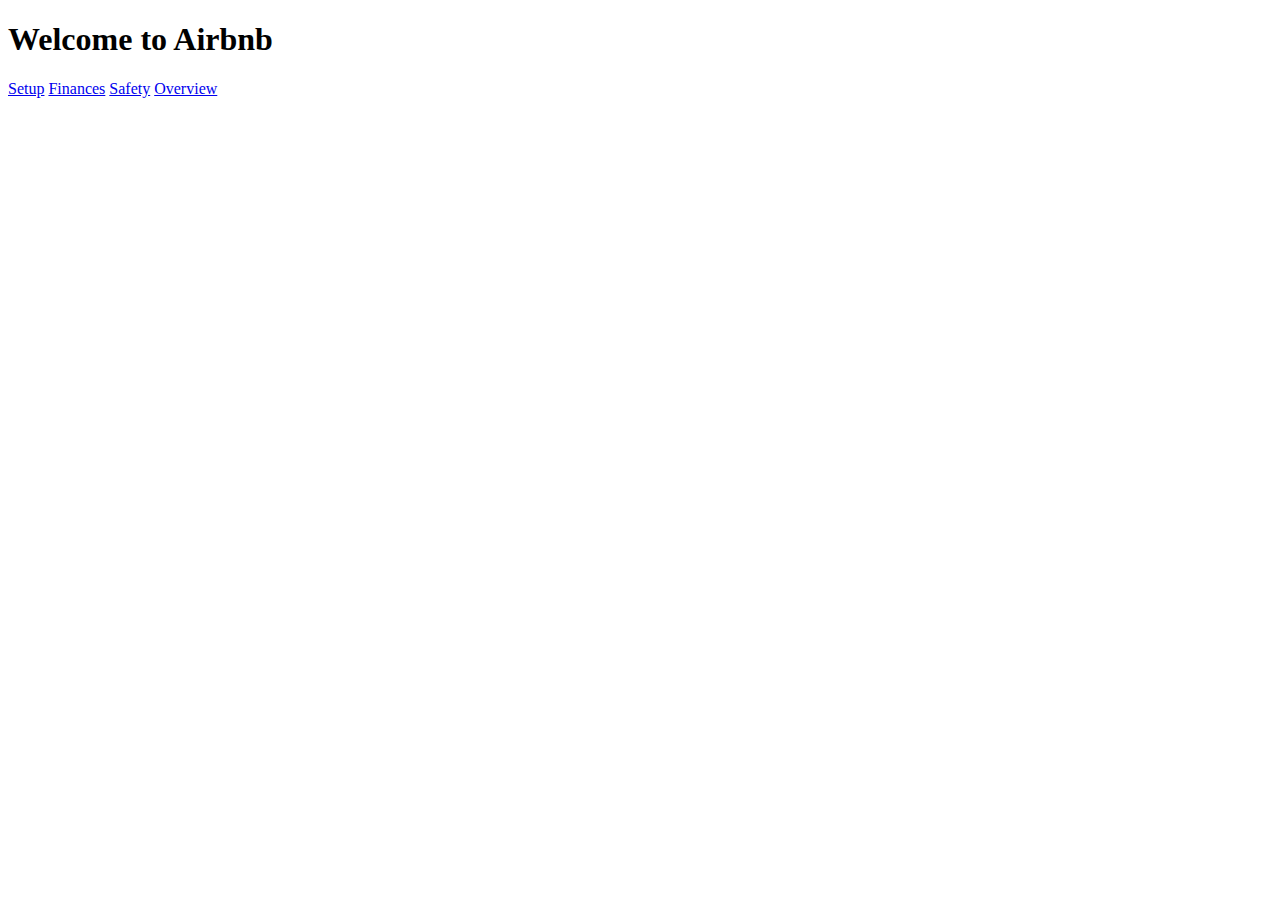
<file: index.html>
<!DOCTYPE html>
<html lang="en">
<head>
    <meta charset="UTF-8">
    <meta name="viewport" content="width=device-width, initial-scale=1.0">
    <meta http-equiv="X-UA-Compatible" content="ie=edge">
    <title>Home</title>
</head>
<body>
    <h1>Welcome to Airbnb</h1>
    <a href="setup-page/setup.html">Setup</a>
    <a href="finances/finances.html">Finances</a>
    <a href="safety/safety.html">Safety</a>
    <a href="overview/overview.html">Overview</a>

</body>
</html>
</file>
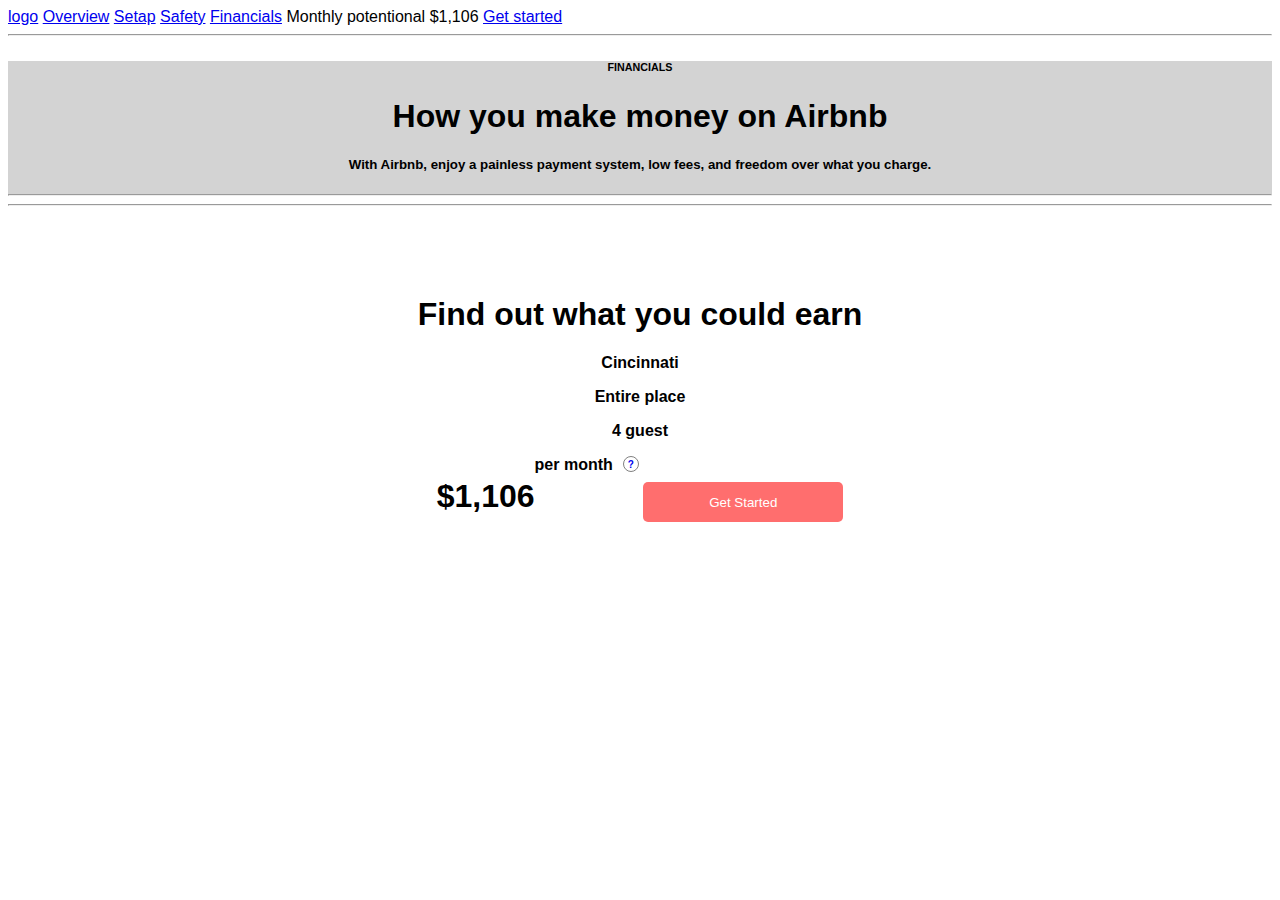
<file: finances/finances.html>
<!DOCTYPE html>
<html lang="en">
<head>
    <meta charset="UTF-8">
    <link rel="stylesheet" href="finances.css">
    <meta name="viewport" content="width=device-width, initial-scale=1.0">
    <meta http-equiv="X-UA-Compatible" content="ie=edge">
    <title>Finagitnces</title>
</head>
<body>
    <header>
        <a class="active" href="#home">logo</a>
        <a href="#news">Overview</a>
        <a href="#contact">Setap</a>
        <a href="#about">Safety</a>
        <a href="#about">Financials</a>
        <a>Monthly potentional</a>
          <a>$1,106</a>
          <a href="#">Get started</a>
        </header><hr>
        <section class="section1">
          <h6>FINANCIALS</h6>
          <h1><b>How you make money on Airbnb</h1>
            <h5>With Airbnb, enjoy a painless payment system, low fees, and freedom over what you charge.</h5><hr>
          </section><hr>
        <section class="section2">
          <h1>Find out what you could earn</h1>
          <p>Cincinnati</p>
          <p>Entire place</p>
          <p>4 guest</p>
          <span class="per"><h1>$1,106</h1>
            <span>per month</span><a class="info"href="#">?</a></span>
          <button type="button">Get Started</button>
        </section>
        <section></section>
        <section></section>
        <section></section>
        <section></section>
        <section></section>
        <section></section>
        <footer></footer>
</body>
</html>
</file>
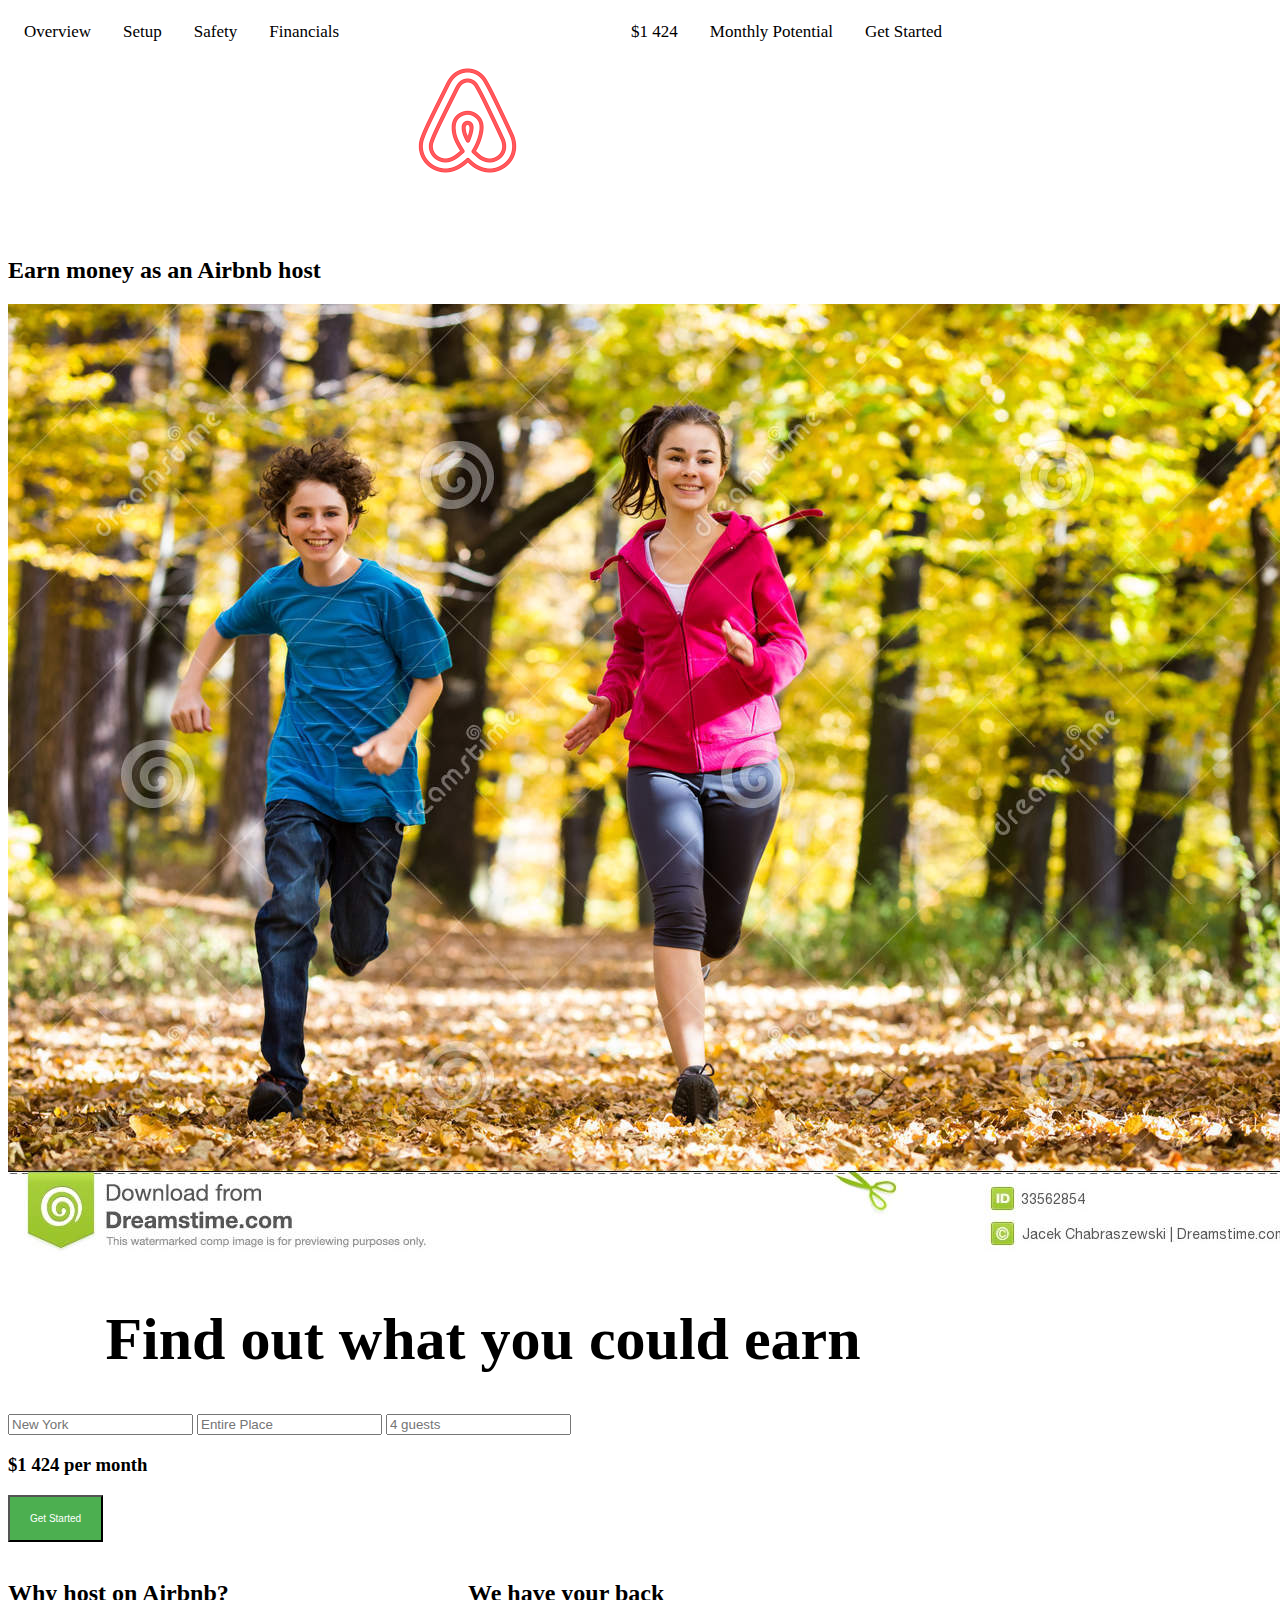
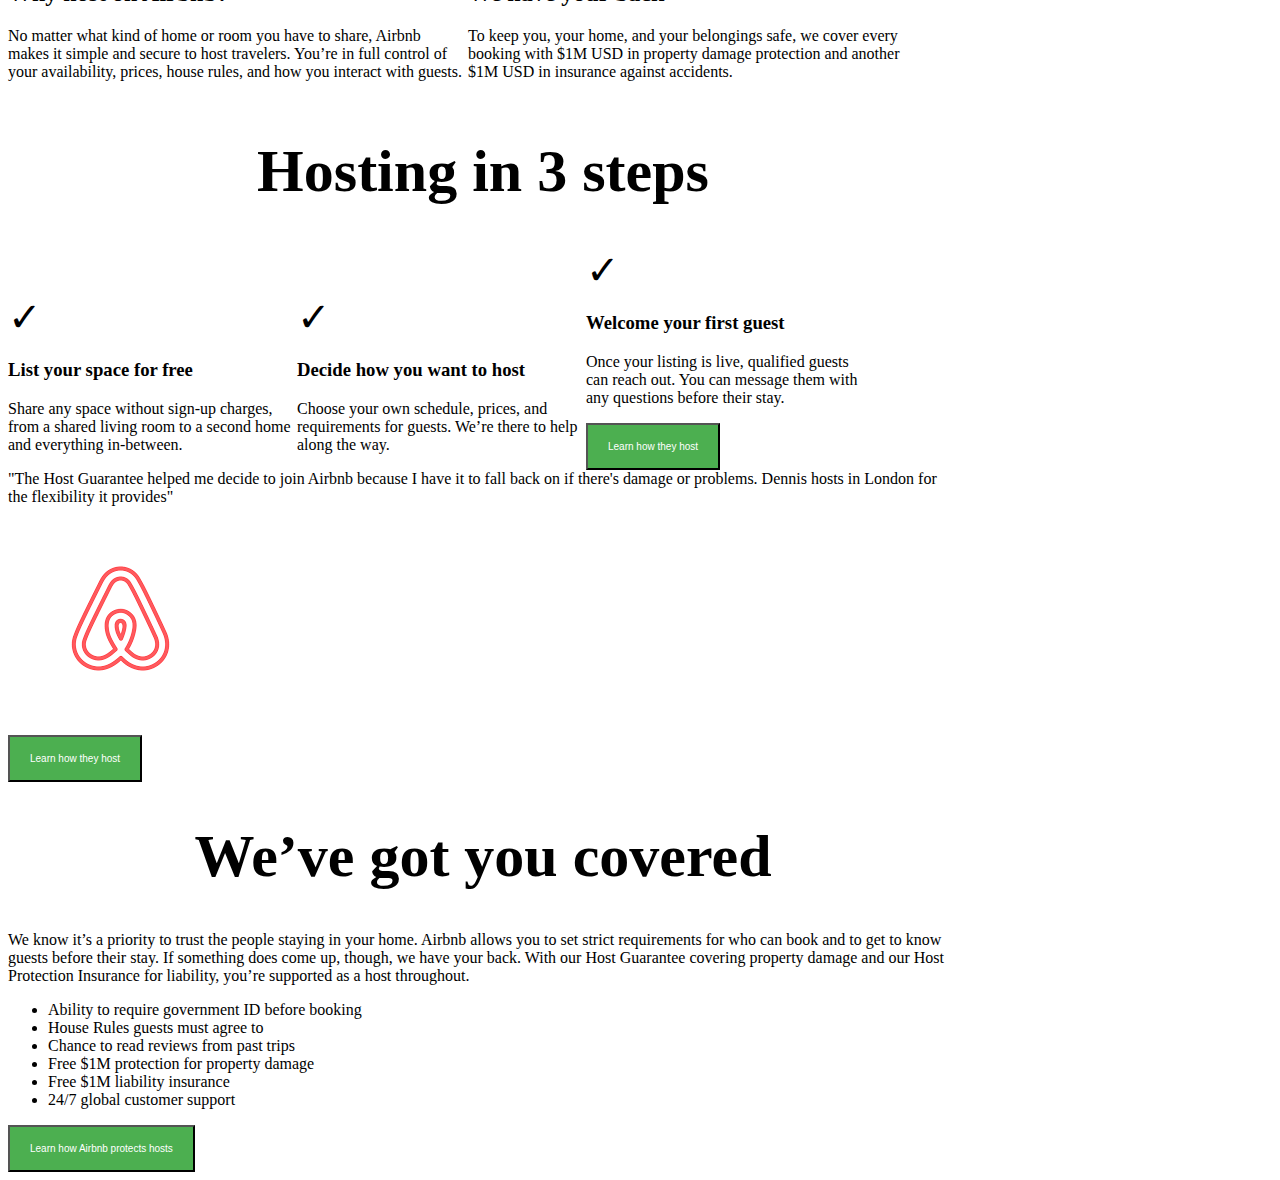
<file: overview/overview.html>
<!DOCTYPE html>
<html lang="en">
<head>
    <link rel = "stylesheet"
   type = "text/css"
   href = "overview.css" />
    <title>Overview</title>
</head>
<body>
    
  <!--Header starts    -->
  <header>
    <div class="topnav">
      <img src="../images/logo.png" alt="logo">
     <a href="#">Overview</a>
      <a href="#">Setup</a>
      <a href="#">Safety</a>
      <a href="#">Financials</a>
      <div class="topnav-right">
        <a>$1 424</a>
        <a href="#Monthly Potential"> Monthly Potential</a>
        <a href="#Get Started">Get Started</a>
      </div>
    </div>
  </header>
  <!--Header ends      -->
  <!--Section 1 starts     -->
  <section class=section1>
    <h2>Earn money as an Airbnb host</h2>
    <div class="column1"
        form action="/action_page.php" class="container">
        <img src="../images/background1.jpg" ald="back">

        <h1>Find out what you could earn</h1>
        <label for="search"><b></b></label>
        <input type="text" placeholder="New York" name="search" required>

        <label for="text"><b> </b></label>
        <input type="text" placeholder="Entire Place" name="search place" required>
        <label for="number"><b> </b></label>
        <input type="text" placeholder="4 guests" name="guest" required>
        <h3> $1 424 per month
        <h3>
            <button type="Get Started" class="btn">Get Started</button>
      </form>
    </div>
  </section>
  <!--Section 1 end    -->
      
  <!-- Section 2 starts   -->
  <section>
    <div class="column">
      <h2>Why host on Airbnb?</h2>

      <p>No matter what kind of home or room you have to share, Airbnb makes it simple and secure to host travelers. You’re in full control of your availability, prices, house rules, and how you interact with guests.
      </p>
    </div>
    <div class="column">
      <h2>We have your back</h2>
      <p>To keep you, your home, and your belongings safe, we cover every booking with $1M USD in property damage protection and another $1M USD in insurance against accidents.
      </p>
    </div>
  </section>
  <!--section 2 ends    -->
  <!-- section 3 starts   -->
  <section>
    <h1>Hosting in 3 steps</h1>
    <div class="row">
      <div class="column3">
          <span class="check-mark">&#10003;</span>
          <h3> List your space for free </h3>
          <p>Share any space without sign-up charges, from a shared living room to a second home and everything in-between.
          </p>
      </div>
      <div class="column3">
          <span class="check-mark">&#10003;</span>
          <h3> Decide how you want to host</h3>
          <p>Choose your own schedule, prices, and requirements for guests. We’re there to help along the way.
          </p>
      </div>
      <div class="column3">
          <span class="check-mark">&#10003;</span>
          <h3>Welcome your first guest </h3>
          <p>Once your listing is live, qualified guests can reach out. You can message them with any questions before their stay.
          </p>
          <button type="button" class="btn">Learn how they host</button>
      </div>
    </div>
    <!--row starts-->
    <div class="row">
      <div class="column-2">
        "The Host Guarantee helped me decide to join Airbnb because I have it to fall back on if there's damage or problems. Dennis hosts in London for the flexibility it provides"
      </div>

      <div class="column-2">
        <img src="../images/logo.png" alt="logo">
      </div>
    </div>
    <!--row starts-->
        
      </section>
  <!-- Section 3 ends    -->
      
 
    <button type="button" class="btn">Learn how they host</button>
  <div class="section4">
    <h1>We’ve got you covered</h1>
    <p>We know it’s a priority to trust the people staying in your home. Airbnb allows you to set strict requirements for who can book and to get to know guests before their stay. If something does come up, though, we have your back. With our Host Guarantee
      covering property damage and our Host Protection Insurance for liability, you’re supported as a host throughout.
    </p>
  </div>

  <div class="section4">
      <ul>
        <li>Ability to require government ID before booking </li>
        <li>House Rules guests must agree to
        </li>
        <li>Chance to read reviews from past trips
        </li>
        <li>Free $1M protection for property damage
        </li>
        <li>Free $1M liability insurance
        </li>
        <li>24/7 global customer support
        </li>
    </ul>
    <button type="Learn how Airbng protects hosts" class="btn">Learn how Airbnb                     protects hosts</button>
  </div>


</body>
</html>
</file>
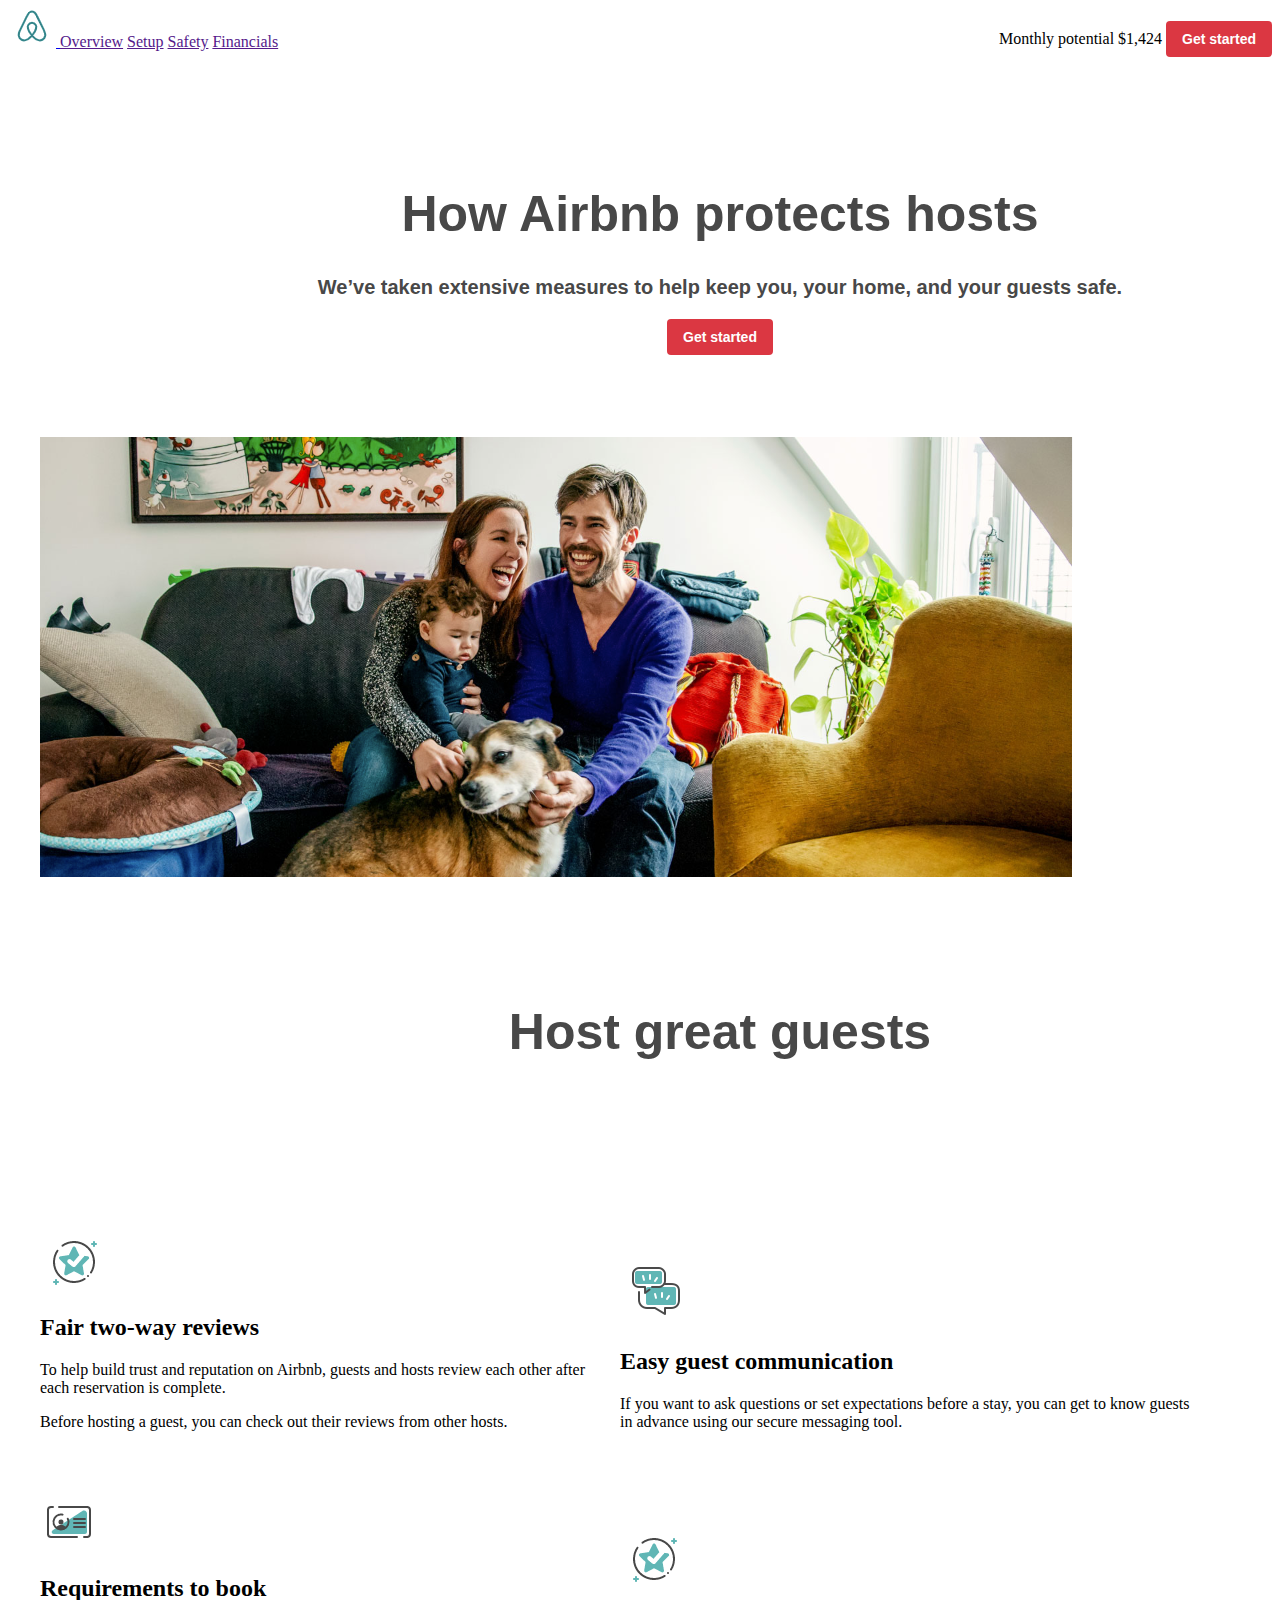
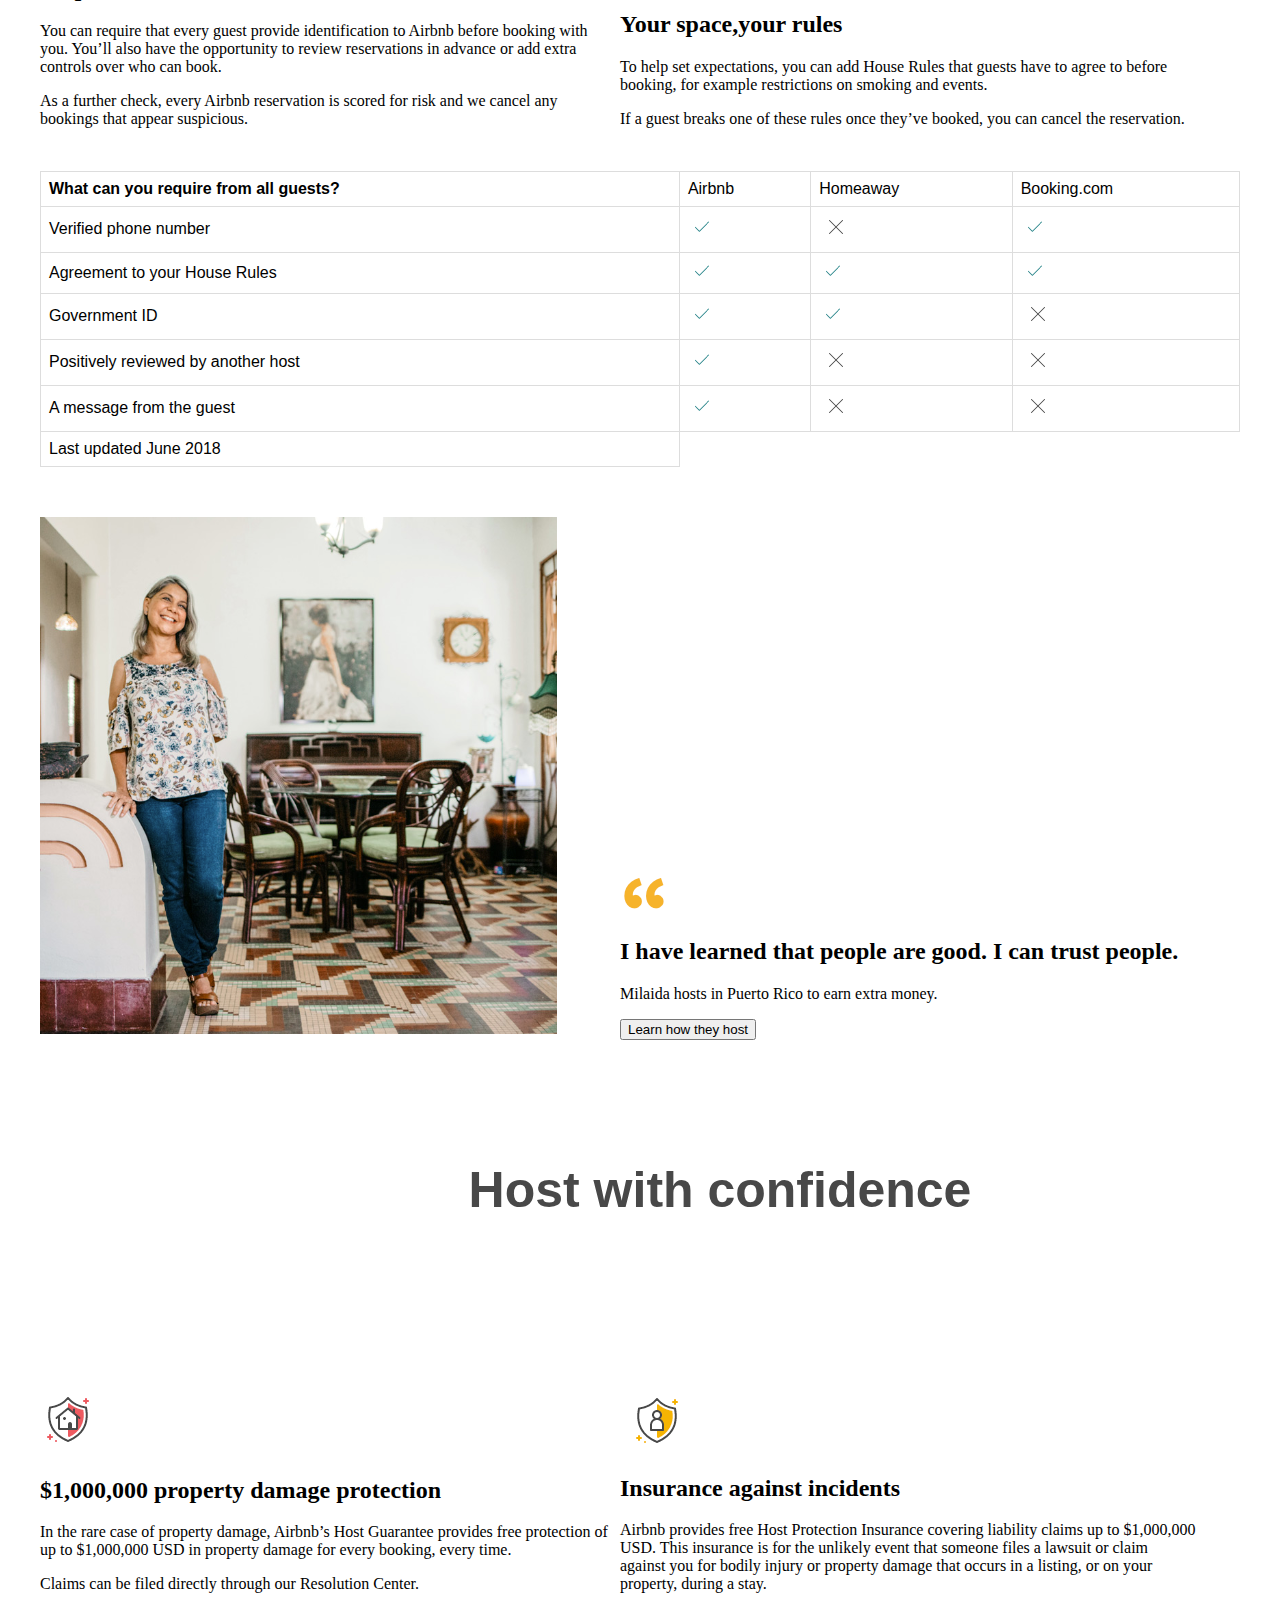
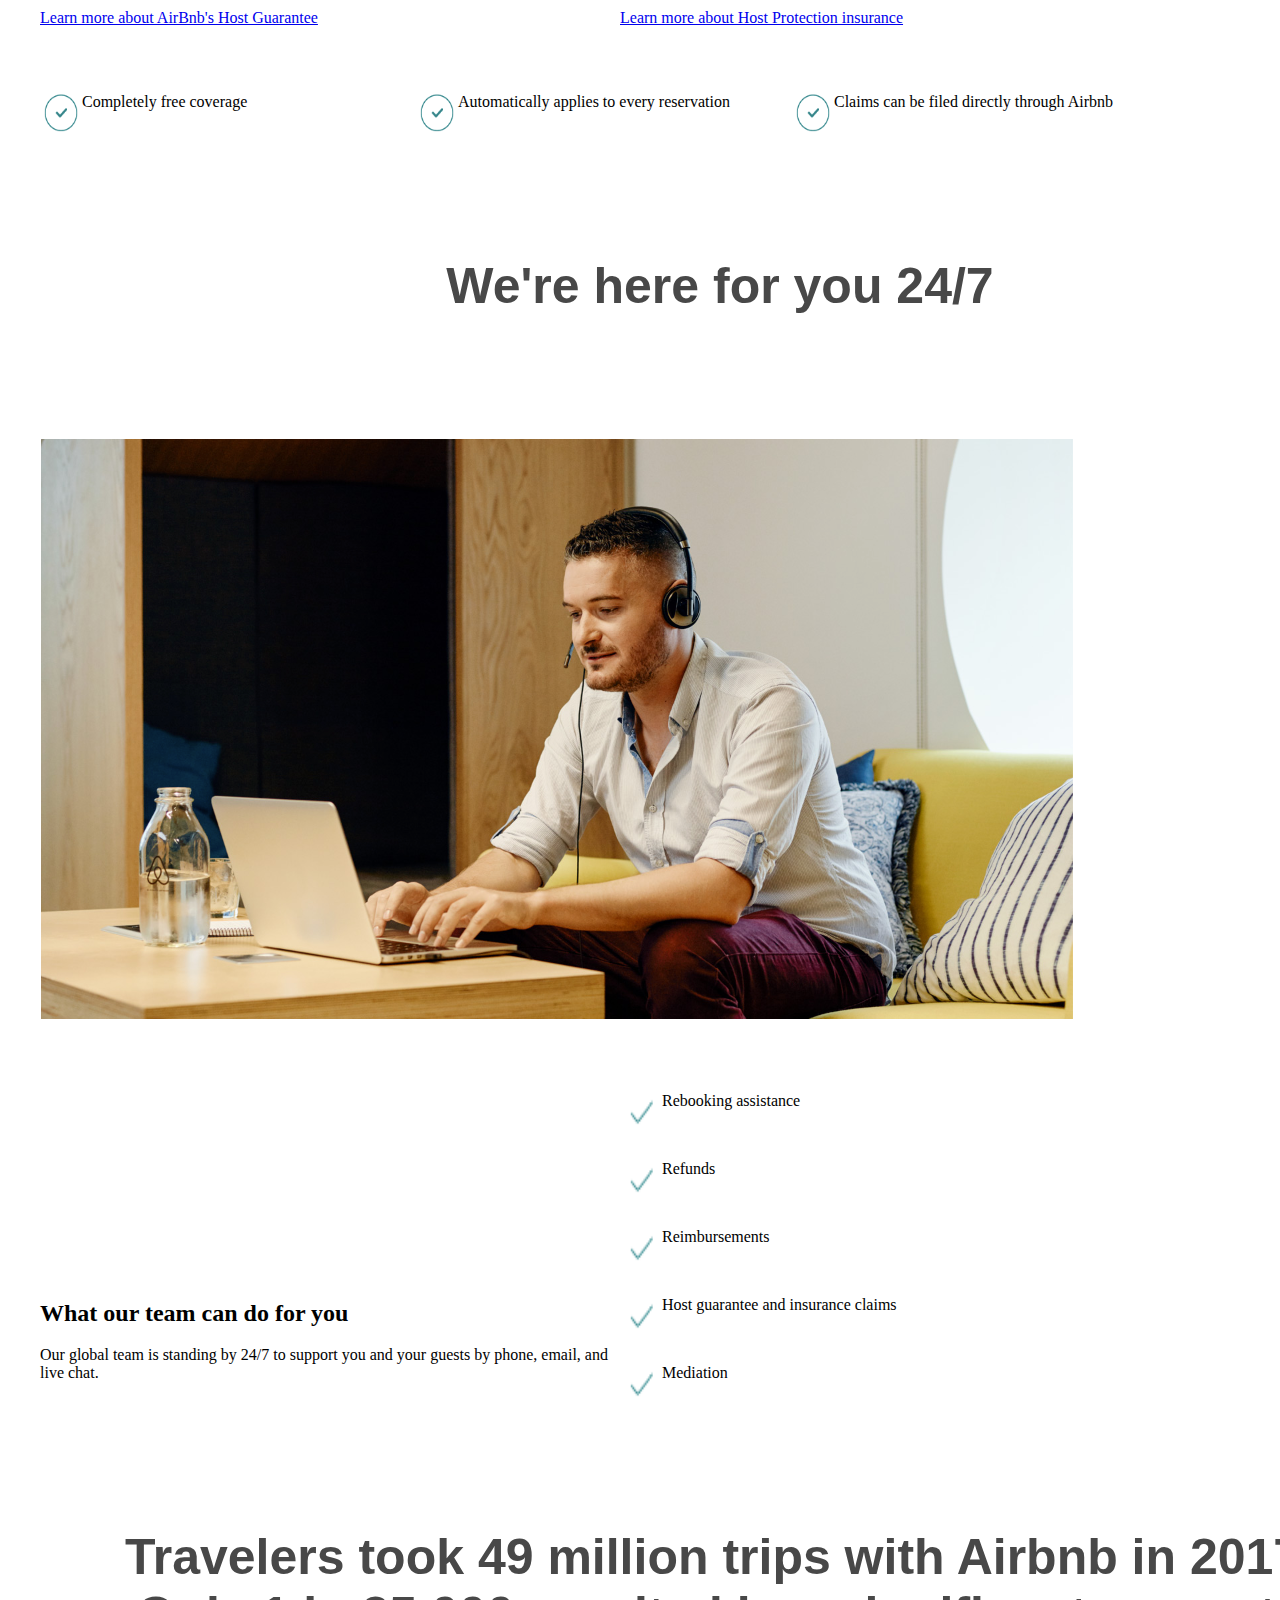
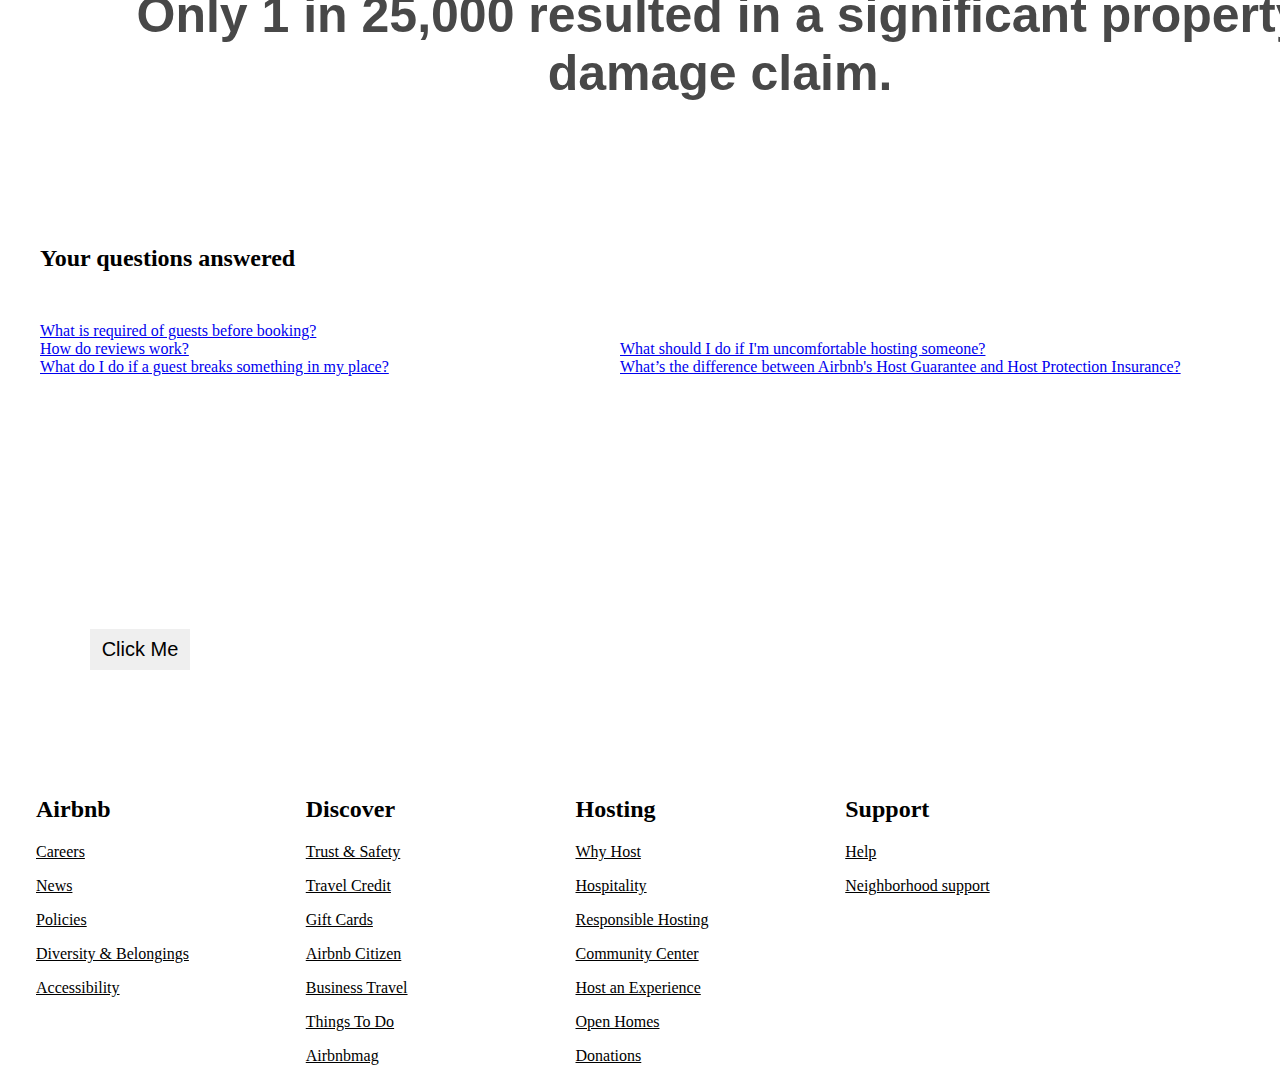
<file: safety/safety.html>
<!DOCTYPE html>
<html lang="en">
<head>
    <meta charset="UTF-8">
    <meta name="viewport" content="width=device-width, initial-scale=1.0">
    <meta http-equiv="X-UA-Compatible" content="ie=edge">
    <title>Safety</title>
    <link rel="stylesheet" href="safety.css" >
</head>
<body>
    <header>
        <!-- float right and left. clearfix. -->

        <nav>
            <a href="/index.html">
                <img src="../Images/logo.png" alt="logo">
            </a>
            <!-- TODO: Surayya change href-->
            <a href="">Overview</a>
            <!-- TODO: Aidar change href -->
            <a href="">Setup</a>
            <!-- TODO: Tashtan change href -->
            <a href="">Safety</a>
            <!-- TODO: Erlan change href -->
            <a href="">Financials</a>
        </nav>
        <!-- float right and left. clearfix. -->
        <div class="potential">
            <a>Monthly potential</a> 
            <a>$1,424</a> 
            <button id="myBtn">Get started</button>
        </div>
    </header>
    <main>
        <section>
            <div class="header">    
                <h1>How Airbnb protects hosts</h1>
                <p>We’ve taken extensive measures to help keep you, your home, and your guests safe.</p>
                <div style="text-align:center">
                    <!-- Get started button -->
                    <button id="myBtn">Get started</button></div>
            </div>
        </section>
        
        <!-- Background image -->
        <img src="../Images/Background image.png" alt="background-image">
    
        <div class="header">
            <h2>Host great guests</h2>
        </div>
    
        <section>
            <div class="row">
                <div class="column-2">
                    <img src="../Images/Reviews.png" alt="Reviews">
                    <h2>Fair two-way reviews</h2>
                    <p>To help build trust and reputation on Airbnb, guests and hosts review each other after each reservation is complete.</p>
                    <p>Before hosting a guest, you can check out their reviews from other hosts.</p>
                </div>
                <div class="column-2">
                    <img src="../Images/Communication.png" alt="Communication">
                    <h2>Easy guest communication</h2>
                    <p>If you want to ask questions or set expectations before a stay, you can get to know guests in advance using our secure messaging tool.</p>
                </div>
        
    
            </div>
            <div class="row">
                <div class="column-2">
                    <img src="../Images/Requirements.png" alt="Requirements">
                    <h2>Requirements to book</h2>
                    <p>You can require that every guest provide identification to Airbnb before booking with you. You’ll also have the opportunity to review reservations in advance or add extra controls over who can book.</p>
                    <p>As a further check, every Airbnb reservation is scored for risk and we cancel any bookings that appear suspicious.</p>
                </div>
                <div class="column-2">
                    <img src="../Images/Reviews.png" alt="Reviews">
                    <h2>Your space,your rules </h2>
                    <p>To help set expectations, you can add House Rules that guests have to agree to before booking, for example restrictions on smoking and events. </p>
                    <p>If a guest breaks one of these rules once they’ve booked, you can cancel the reservation.  </p>
                </div>
            </div>
            <div>
               <table>
                   <tr>
                       <th>What can you require from all guests?</th>
                       <td>Airbnb</td>
                       <td>Homeaway</td>
                       <td>Booking.com</td>
                   </tr>
                   <tr>
                       <td>Verified phone number</td>
                       <td><img src="../Images/Checkmark.png" alt="Checkmark"></td>
                       <td><img src="../Images/Crossing .png" alt="Crossing"></td>
                       <td><img src="../Images/Checkmark.png" alt="Checkmark"></td>
                   </tr>
                   <tr>
                       <td>Agreement to your House Rules</td>
                       <td><img src="../Images/Checkmark.png" alt="Checkmark"></td>
                       <td><img src="../Images/Checkmark.png" alt="Checkmark"></td>
                       <td><img src="../Images/Checkmark.png" alt="Checkmark"></td>
                   </tr>
    
                    <tr>
                        <td>Government ID</td>
                        <td><img src="../Images/Checkmark.png" alt="Checkmark"></td>
                        <td><img src="../Images/Checkmark.png" alt="Checkmark"></td>
                        <td><img src="../Images/Crossing .png" alt="Crossing"></td>
                    </tr>
    
                    <tr>
                        <td>Positively reviewed by another host</td>
                        <td><img src="../Images/Checkmark.png" alt="Checkmark"></td>
                        <td><img src="../Images/Crossing .png" alt="Crossing"></td>
                        <td><img src="../Images/Crossing .png" alt="Crossing"></td>
                    </tr>
    
                    <tr>
                        <td>A message from the guest</td>
                        <td><img src="../Images/Checkmark.png" alt="Checkmark"></td>
                        <td><img src="../Images/Crossing .png" alt="Crossing"></td>
                        <td><img src="../Images/Crossing .png" alt="Crossing"></td>
                    </tr>
    
                    <tr>
                        <td>Last updated June 2018</td>
                    </tr>
               </table> 
            </div>
    
            <div class="row">
                <div class="column-2">
                    <img src="../Images/Milaida.png" alt="MIlaida">
                </div>
                <div class="column-2">
                    <img src="../Images/Quote marks.png" alt="Quotemarks">
                    <h2>I have learned that people are good. I can trust people. </h2>
                    <p>Milaida hosts in Puerto Rico to earn extra money. </p>
                    <button>Learn how they host</button>
                </div>
            </div>
        </section> 
    
        <section>
            <div class="header">
                <h2>Host with confidence</h2>
            </div>
    
            <div class="row">
                <div class="column-2">
                    <img src="../Images/Damage protection.png" alt="Damage-protection">
                    <h2>$1,000,000 property damage protection</h2>
                    <p>In the rare case of property damage, Airbnb’s Host Guarantee provides free protection of up to $1,000,000 USD in property damage for every booking, every time.</p>
                    <p>Claims can be filed directly through our Resolution Center.</p>
                    <a href="#">Learn more about AirBnb's Host Guarantee</a>
                </div>
                <div class="column-2">
                    <img src="../Images/Insurance.png" alt="Insurance">
                    <h2>Insurance against incidents </h2>
                    <p>Airbnb provides free Host Protection Insurance covering liability claims up to $1,000,000 USD. This insurance is for the unlikely event that someone files a lawsuit or claim against you for bodily injury or property damage that occurs in a listing, or on your property, during a stay. </p>
                    <a href="#">Learn more about Host Protection insurance</a>
                </div>
            </div>
            <div class="row">
                <div class="column-3">
                    <p>Completely free coverage<img src="../Images/Checkmark in circle.png" alt="Checkmark in circle" width="42" height="42" align="left"></p>
                    
                </div>
                <div class="column-3">
                    <p>Automatically applies to every reservation<img src="../Images/Checkmark in circle.png" alt="Checkmark in circle" width="42" height="42" align="left"></p>
                </div>
                <div class="column-3">
                    <p>Claims can be filed directly through Airbnb<img src="../Images/Checkmark in circle.png" alt="Checkmark in circle" width="42" height="42" align="left"></p>
                </div>
            </div>
        </section>
    
        <section>
    
            <div class="header">
                <h2>We're here for you 24/7</h2>
            </div>
            <img src="../Images/24:7.png" alt="24/7">
    
            <div class="row">
                <div class="column-2">
                    <h2>What our team can do for you</h2>
                    <p>Our global team is standing by 24/7 to support you and your guests by phone, email, and live chat.</p>
                </div>
                <div class="column-2">
                    <p>Rebooking assistance<img src="../Images/Checkmark.png" alt="Checkmark" width="42" height="42" align="left"></p><br>
                    <p>Refunds<img src="../Images/Checkmark.png" alt="Checkmark" width="42" height="42" align="left"></p><br>
                    <p>Reimbursements<img src="../Images/Checkmark.png" alt="Checkmark" width="42" height="42" align="left"></p><br>
                    <p>Host guarantee and insurance claims<img src="../Images/Checkmark.png" alt="Checkmark" width="42" height="42" align="left"></p><br>
                    <p>Mediation<img src="../Images/Checkmark.png" alt="Checkmark" width="42" height="42" align="left"></p>   
                </div>
            </div>
        </section>
    
        <section>
            <div class="header">
                <h2>Travelers took 49 million trips with Airbnb in 2017. Only 1 in 25,000 resulted in a significant property damage claim.</h2>
            </div>
        </section>
    
        <section class="faq">
            <h2>Your questions answered</h2>
    
            <div class="row">
                <div class="column-2">
                    <a href="#">What is required of guests before booking?</a><br>
                    <a href="#">How do reviews work?</a><br>
                    <a href="#">What do I do if a guest breaks something in my place?</a>
                </div>
                <div class="column-2">
                    <a href="#">What should I do if I'm uncomfortable hosting someone?</a><br>
                    <a href="#">What’s the difference between Airbnb's Host Guarantee and Host Protection Insurance?</a>
                </div>
            </div>    
        </section>
        <section class="banner">
            <h1>Ready to start hosting?</h1>
            <button type="button">Click Me</button>
        </section>
    
        <!-- <section class="banner">
            <div class="container">
                <img src="../Images/Ready to start hosting.png" alt="Ready to start hosting" style="width:100%">
                <button class="btn">Get started</button>
            </div>
        </section> -->

    </main>
    
    <footer>
        <div class="row">
            <div class="column-4">
                <h2>Airbnb</h2>
                <p class="simlink">Careers</p>
                <p class="simlink">News</p>
                <p class="simlink">Policies</p>
                <p class="simlink">Diversity & Belongings</p>
                <p class="simlink">Accessibility</p>
            </div>
            <div class="column-4">
                <h2>Discover</h2>
                <p class="simlink">Trust & Safety</p>
                <p class="simlink">Travel Credit</p>
                <p class="simlink">Gift Cards</p>
                <p class="simlink">Airbnb Citizen</p>
                <p class="simlink">Business Travel</p>
                <p class="simlink">Things To Do</p>
                <p class="simlink">Airbnbmag</p>
            </div>
            <div class="column-4">
                <h2>Hosting</h2>
                <p class="simlink">Why Host</p>
                <p class="simlink">Hospitality</p>
                <p class="simlink">Responsible Hosting</p>
                <p class="simlink">Community Center</p>
                <p class="simlink">Host an Experience</p>
                <p class="simlink">Open Homes</p>
                <p class="simlink">Donations</p>
            </div>
            <div class="column-4">
                <h2>Support</h2>
                <p class="simlink">Help</p>
                <p class="simlink">Neighborhood support</p>
            </div>
        </div>
    </footer>
</body>
</html>
</file>
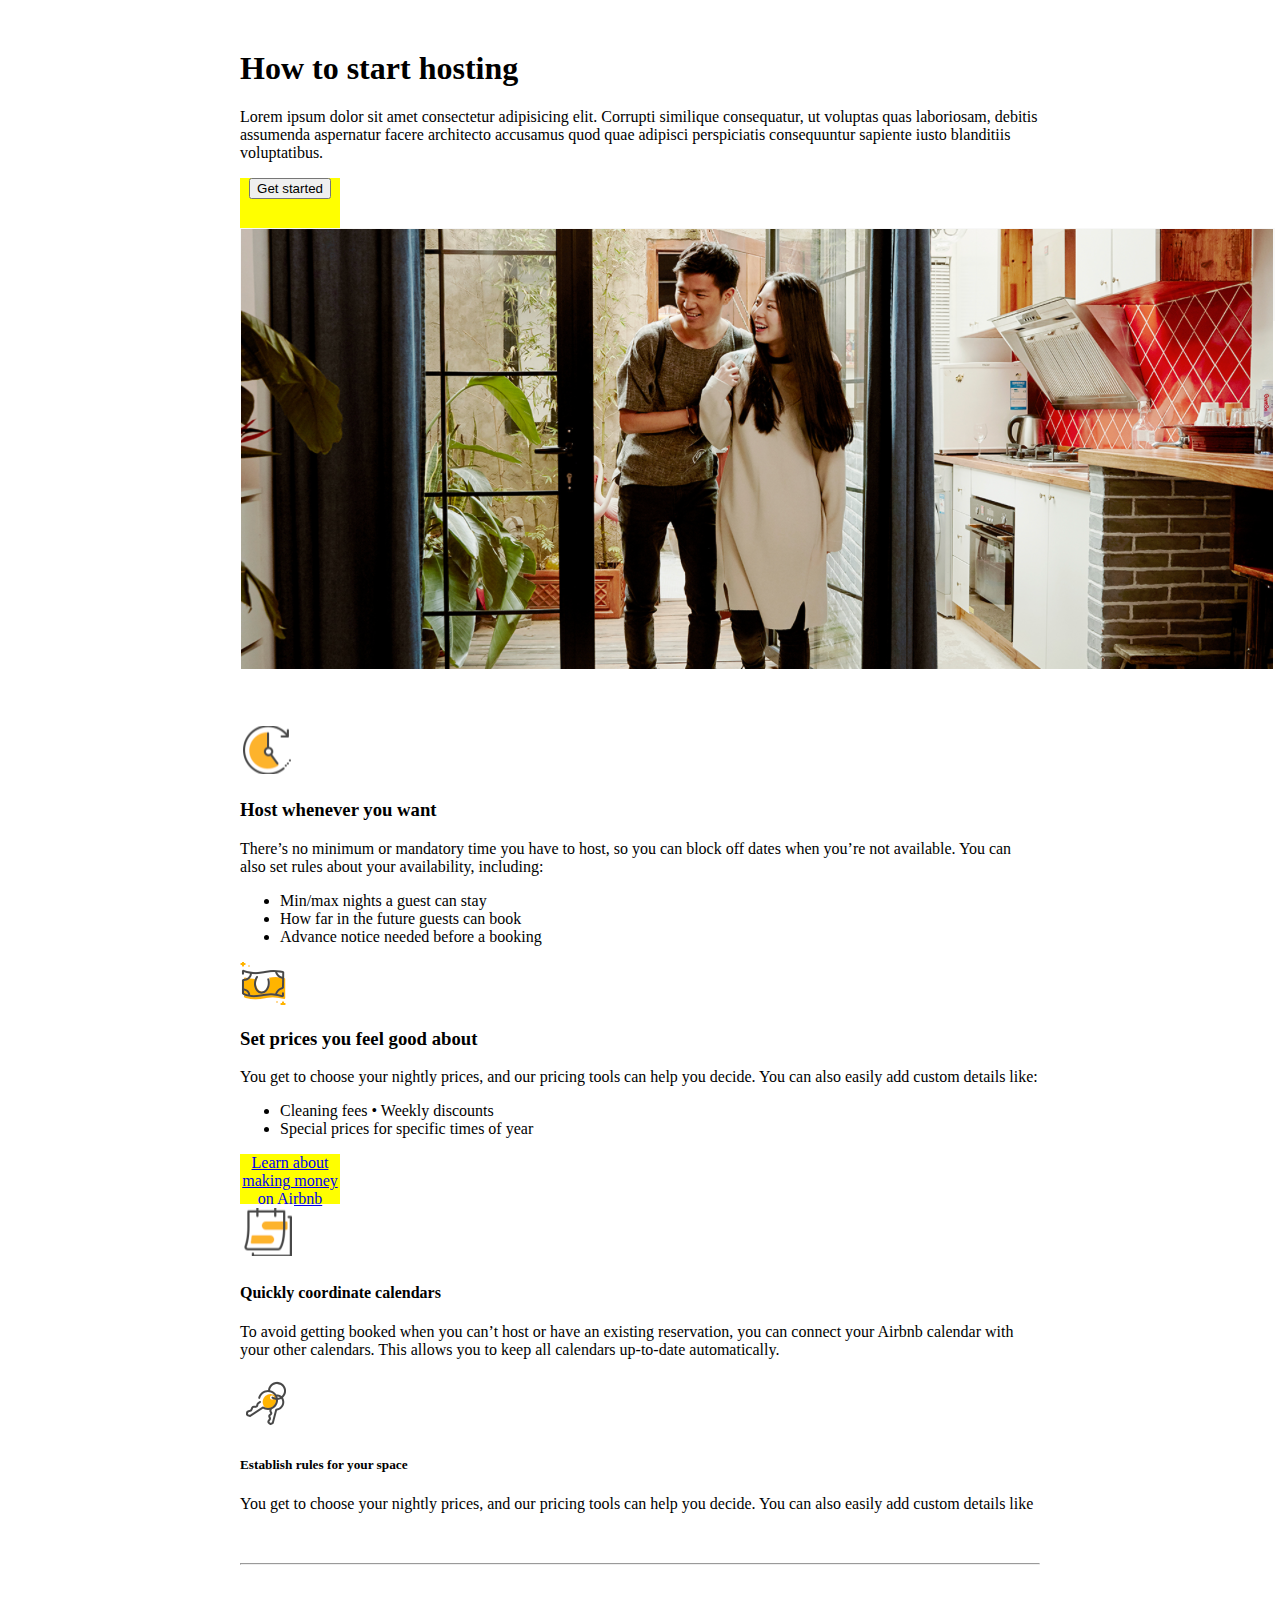
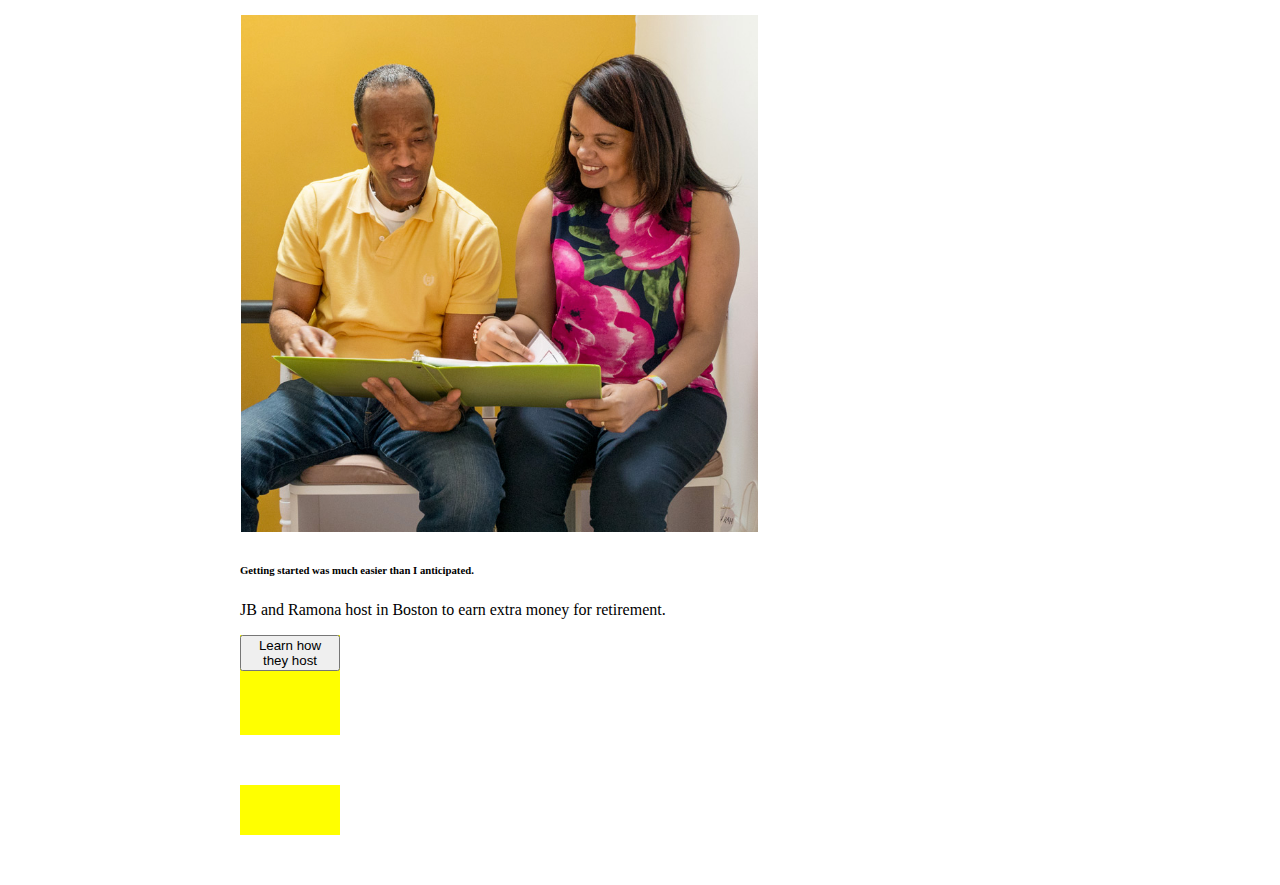
<file: setup-page/setup.html>
<!DOCTYPE html>
<html lang="en">
<head>

    <meta charset="UTF-8">
    <meta name="viewport" content="width=device-width, initial-scale=1.0">
    <meta http-equiv="X-UA-Compatible" content="ie=edge">
    <title>How to start Hosting</title>
    <link rel="stylesheet" href="setup.css">
</head>
<section>
    <section>
        <h1>How to start hosting</h1>
        <p>Lorem ipsum dolor sit amet consectetur adipisicing elit. Corrupti similique consequatur, ut voluptas quas laboriosam, debitis assumenda aspernatur facere architecto accusamus quod quae adipisci perspiciatis consequuntur sapiente iusto blanditiis voluptatibus.</p>
        <a href="https://www.airbnb.com/login?redirect_url=%2Fbecome-a-host%2Froom%3Fallow_logged_out%3D1">
            <button type="button">Get started</button>
        </a>
        <img src="../Images/Photo.jpg" alt="Photo">
    </section>
    <!-- Control how you host section -->

    <section>
        <div class="row">
            <div class="column-6">
                <img src="../Images/Photo1.png" alt="saat">
                <h3>Host whenever you want</h3>
                <p>There’s no minimum or mandatory time you have to host, so you can block off dates when you’re not available. You can also set rules about your availability, including:</p>
                <ul>
                    <li>Min/max nights a guest can stay</li>
                    <li>How far in the future guests can book</li>
                    <li>Advance notice needed before a booking</li>
                </ul>
            </div>
            <div class="column-6">
                <img src="../Images/Photo2.png" alt="dollar">
                <h3>Set prices you feel good about</h3>
                <p>You get to choose your nightly prices, and our pricing tools can help you decide. You can also easily add custom details like:</p>
                <ul>
                    <li>Cleaning fees • Weekly discounts</li>
                    <li>Special prices for specific times of year</li>
                </ul>
                <a href="https://www.airbnb.com/d/financials">Learn about making money on Airbnb</a>
            </div>
        </div>
        <div class="row">
            <div class="column-6">
                <img src="..//Images/Photo3.png" alt="Photo3">
                <h4>Quickly coordinate calendars</h4>
                <p>To avoid getting booked when you can’t host or have an existing reservation, you can connect your Airbnb calendar with your other calendars. This allows you to keep all calendars up-to-date automatically.</p>
            </div>
    
            <div class="column-6">
                <img src="..//Images/Photo4.png" alt="Photo4">
                <h5>Establish rules for your space</h5>
                <p>You get to choose your nightly prices, and our pricing tools can help you decide. You can also easily add custom details like</p>
            </div>
        </div>
    </section>
    <!-- END of Control how you host section -->
        <hr>
    <section class="row">  
        <!-- 12 -->
        <!-- 12:2 = 6 -->
        <!-- 12:3 = 4-->
        <!-- 12:4 = 3-->
        <!-- 12:6 = 2-->
        <div class="column-6">
            <img src="..//Images/Photo5.jpg" alt="Photo5">    
            
        </div>
        <div class="column-6">
            <h6>Getting started was much easier than I anticipated.</h6>
            <p>JB and Ramona host in Boston to earn extra money for retirement.</p>

            <a href="https://www.airbnb.com/d/host_testimonial_jb">
                <button type="button">Learn how they host</button>
        </div>
    </section>              


</body>
</html>
</file>
<file: finances/finances.css>
body {
    font-family: Montserrat, "Open Sans", Helvetica, Arial, sans-serif;
}
.section1 {
    background-color: lightgray;
    text-align: center;
}
.section2 {
    border: 60px solid #fff;
    text-align: center;
}
.per {
    display: inline-flex;
}

.info 
{
border: 1px solid gray;
font-size: 10px;
width: 10px;
height: 10px;
border-radius: 10px;
margin-left: 10px;
padding: 2px;
text-decoration: none;
}
button {  
    color: white;
    height :40px;
    width: 200px;
    background: rgb(255, 110, 110);
    border: none;
    border-radius: 5px;
    cursor: pointer;

}
</file>
<file: overview/overview.css>
topnav {
  background-color:grey;
}

.topnav a {
  float: left;
  color:black;
  text-align: center;
  padding: 14px 16px;
  text-decoration: none;
  font-size: 17px;
}
.topnav-right {
  float: right;
}
.img {
  /* The image used */
  background-image: url("img_nature.jpg");

  min-height: 380px;

  /* Center and scale the image nicely */
  background-position: center;
  background-repeat: no-repeat;
  background-size: cover;
  position: relative;
}

/* Add styles to the form container */
.container {
  position: absolute;
  right: 0;
  margin: 20px;
  max-width: 300px;
  padding: 16px;
  background-color: white;
}


input type="text" placeholder="New York" name="search" required> {
  width: 100%;
  padding: 15px;
  margin: 5px 0 22px 0;
  border: none;
  background: #f1f1f1;
}

<input type="text" placeholder="Entire Place" name="search place" required> {
  background-color: #ddd;
  outline: none;
}


.btn {
  background-color: #4CAF50;
  color: white;
  padding: 16px 20px;
}
.column {

display: inline-block;
width: 48%;
margin: 0 auto;
}

body{

  width: 950px;
}

.column3 {

  display: inline-block;
  width: 30%;

 
}

h1 {

  text-align: center;
  font-size: 60px;
}

.check-mark {

  text-align: center;
  border-radius: 30px;
  font-size: 40px;
}

.btn {

  font-size: 10px;
  border: 0 0;
}
</file>
<file: safety/safety.css>
._6ikqekk {
    position: absolute !important;
    animation-name: keyframe_18jn58a !important;
    animation-duration: 300ms !important;
    animation-timing-function: ease-out !important;
    background-size: cover !important;
    background-position: 50% 50% !important;
    background-repeat: no-repeat !important;
}


.header {
    padding: 80px; /* some padding */
    text-align: center; /* center the text */
    color: black; /* white text color */
    display: inline-block;
    width: 100%;
    font-weight: 600;
    margin-bottom: 2px;
    color: #484848;
  }
  
  /* Increase the font size of the <h1> element */
  .header h1 {
    font-size: 50px;
    font-family: -apple-system, BlinkMacSystemFont, 'Segoe UI', Roboto, Oxygen, Ubuntu, Cantarell, 'Open Sans', 'Helvetica Neue', sans-serif;
  }

  .header p {
      font-size: 20px;
      font-weight: bold;
      font-family: -apple-system, BlinkMacSystemFont, 'Segoe UI', Roboto, Oxygen, Ubuntu, Cantarell, 'Open Sans', 'Helvetica Neue', sans-serif;
      

  }
  .row{
    margin-top: 50px;
  }

  .header h2 {
    font-size: 50px;
    font-family: -apple-system, BlinkMacSystemFont, 'Segoe UI', Roboto, Oxygen, Ubuntu, Cantarell, 'Open Sans', 'Helvetica Neue', sans-serif;
  }

  #myBtn {
    border-radius: var(--border-button-small-border-radius, 4px) !important;
    font-size: var(--font-button-small-font-size, 14px) !important;
    line-height: var(--font-button-small-line-height, 22px) !important;
    letter-spacing: var(--font-button-small-letter-spacing, normal) !important;
    font-family: var(--font-button-small-font-family, Circular,-apple-system,BlinkMacSystemFont,Roboto,Helvetica Neue,sans-serif) !important;
    text-transform: var(--font-button-small-text-transform, undefined) !important;
    padding-top: var(--spacing-button-small-vertical, 6px) !important;
    padding-bottom: var(--spacing-button-small-vertical, 6px) !important;
    font-weight: var(--font-book-font-weight, 600) !important;
    border-width: var(--border-button-small-border-width, 1px) !important;
    padding-left: var(--spacing-button-small-horizontal, 15px) !important;
    padding-right: var(--spacing-button-small-horizontal, 15px) !important;
    box-shadow: var(--shadow-button-level0-box-shadow, none) !important;
    background: var(--color-buttons-primary-small-color, #DB3742) !important;
    border-color: var(--color-buttons-primary-small-border, transparent) !important;
    color: var(--color-buttons-primary-small-text, #ffffff) !important;
  }

  .column-2 {
      display: inline-block;
      width: 48%;

  }


  table {
    font-family: arial, sans-serif;
    border-collapse: collapse;
    width: 100%;
    margin: 27px auto;
  }
  
  td, th {
    border: 1px solid #dddddd;
    text-align: left;
    padding: 8px;
  }
  
  .column-3 {
      display: inline-block;
      width: 31%;
  }
  
  section.banner {
      background-repeat: no-repeat;
      background-attachment: fixed;
      background-position: center;
      color: white;
      margin: 50px 0;
      background-image: url(https://a0.muscache.com/pictures/b6f44e52-9082-4a5f-b056-16b1d6ad33c3.jpg);
      height: 300px;
  }
.banner h1 {
  position: relative;
  top: 100px;
  left: 40px;
  font-size: 29px;
}
  .banner button {
    position: relative;
    top:150px;
    left: 50px;
    width: 100px;
    height: 41px;
    border: none;
    font-size: 20px;
  }
    /* .container .btn {
    position: absolute;
    top: 64%;
    left: 15%;
    transform: translate(-50%, -50%);
    -ms-transform: translate(-50%, -50%);
    background-color: white;
    color: black;
    font-size: 16px;
    padding: 12px 24px;
    border: none;
    cursor: pointer;
    border-radius: 5px;
    text-align: center;
  }  */
  
  .container .btn:hover {
    cursor: pointer;
  }

  .simlink{
      cursor: pointer;
      text-decoration: underline;
  }

  .column-4 {
      display: inline-block;
      width: 22%;
      vertical-align: top;
      
  }

  main{
    width: 1200px;
    margin: 20px auto;
    
  

  }

  footer {
    width: 1208px;
    margin: 0 auto;
  }

  .potential {
    float: right;
    margin: -30px auto;
    
    
  }
</file>
<file: setup-page/setup.css>
a { 
    background-color: yellow;
    display: inline-block;
    height: 50px;
    width: 100px;
    text-align: center;
    vertical-align: middle;
    margin-top: 5;
}

}
.row{
    display: flex;

}
.custom-height{
    height: 600px;
}

section {
    width: 800px;
    margin: 50px auto;
}
.column {
    display: inline-block;
}
</file>
